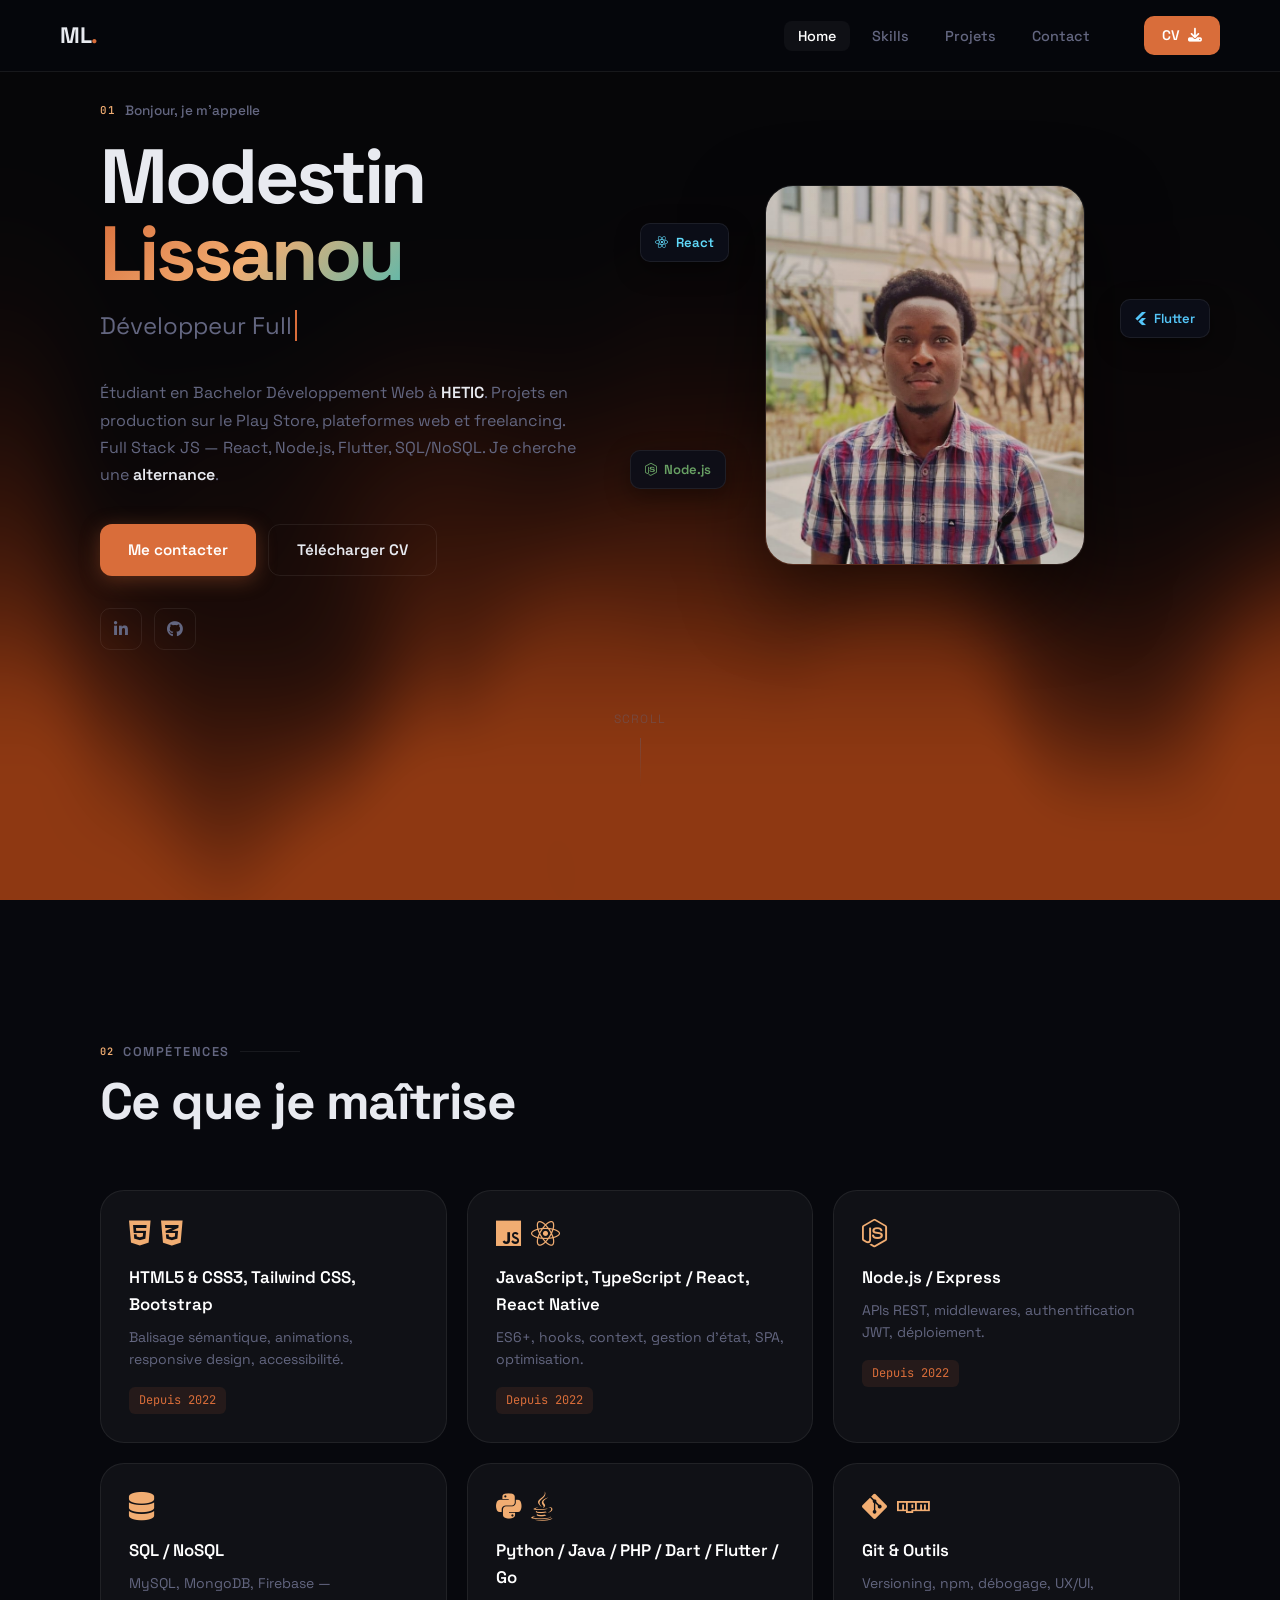
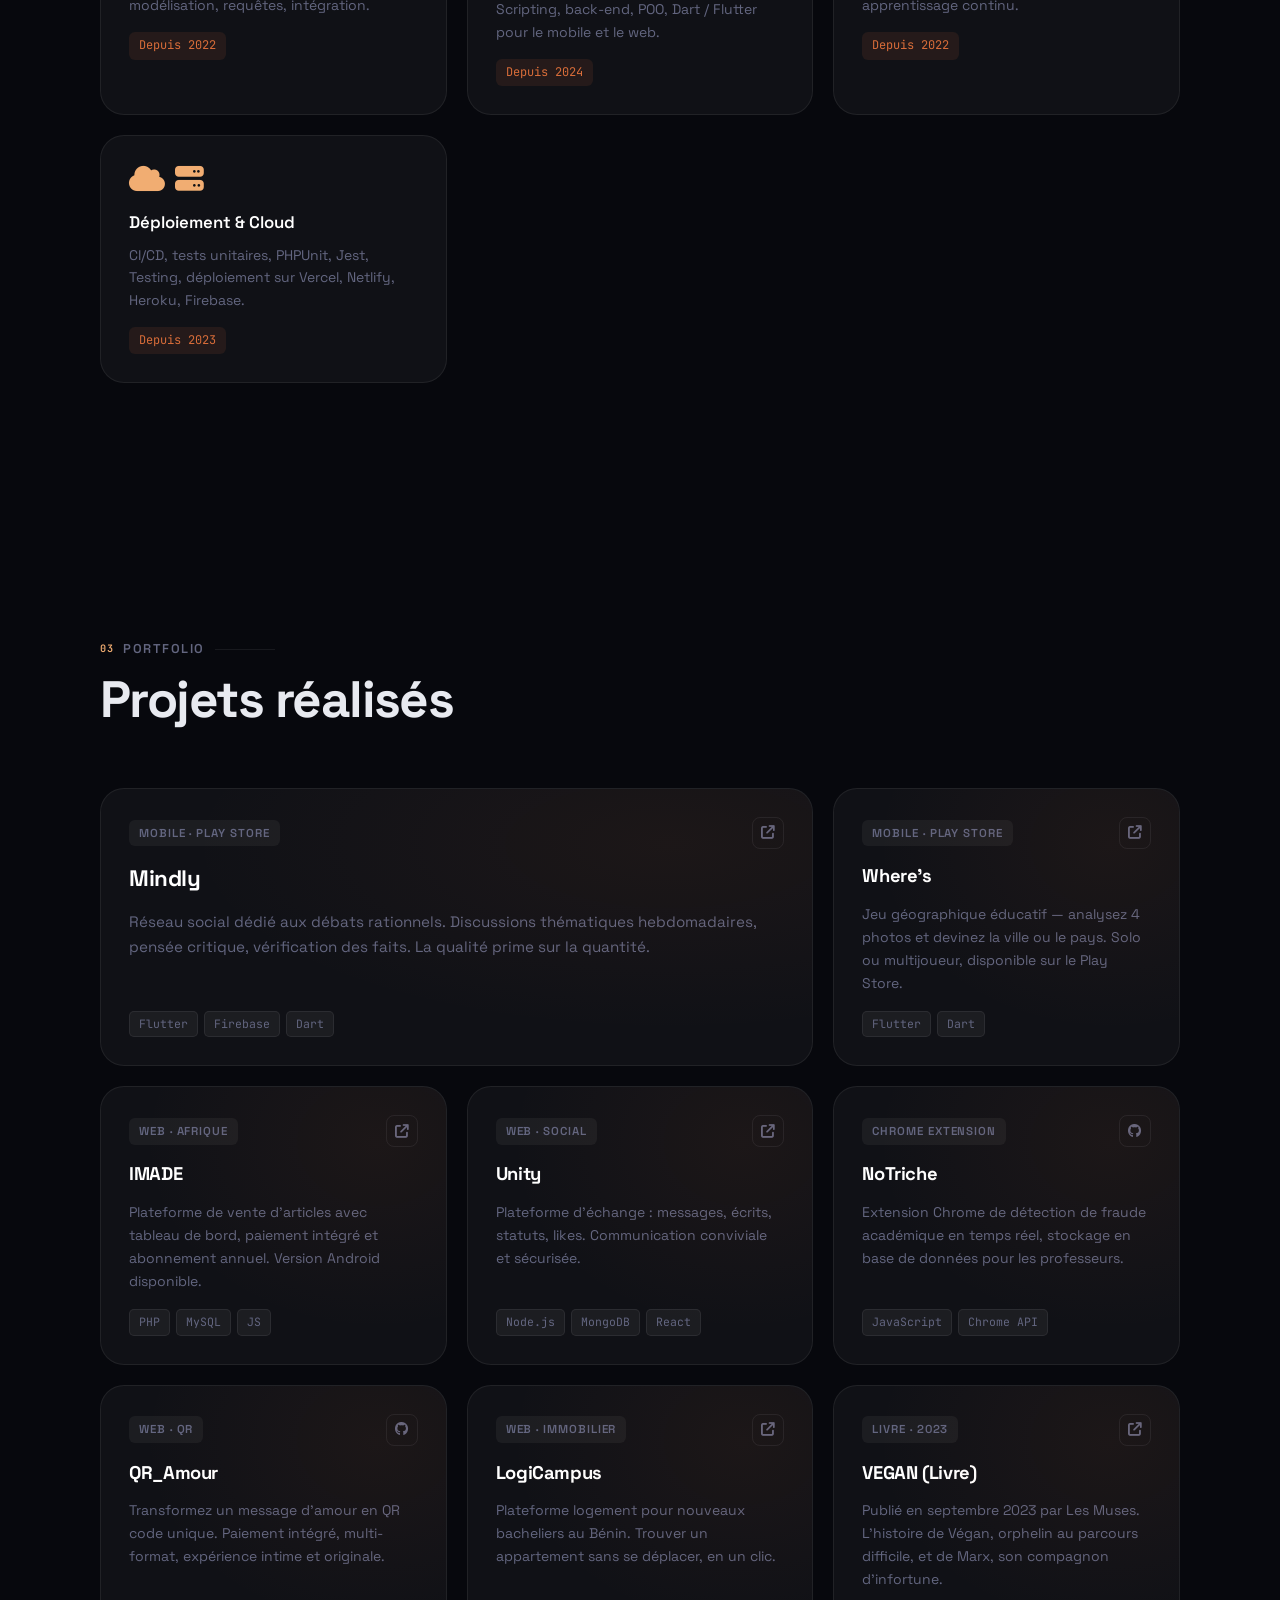
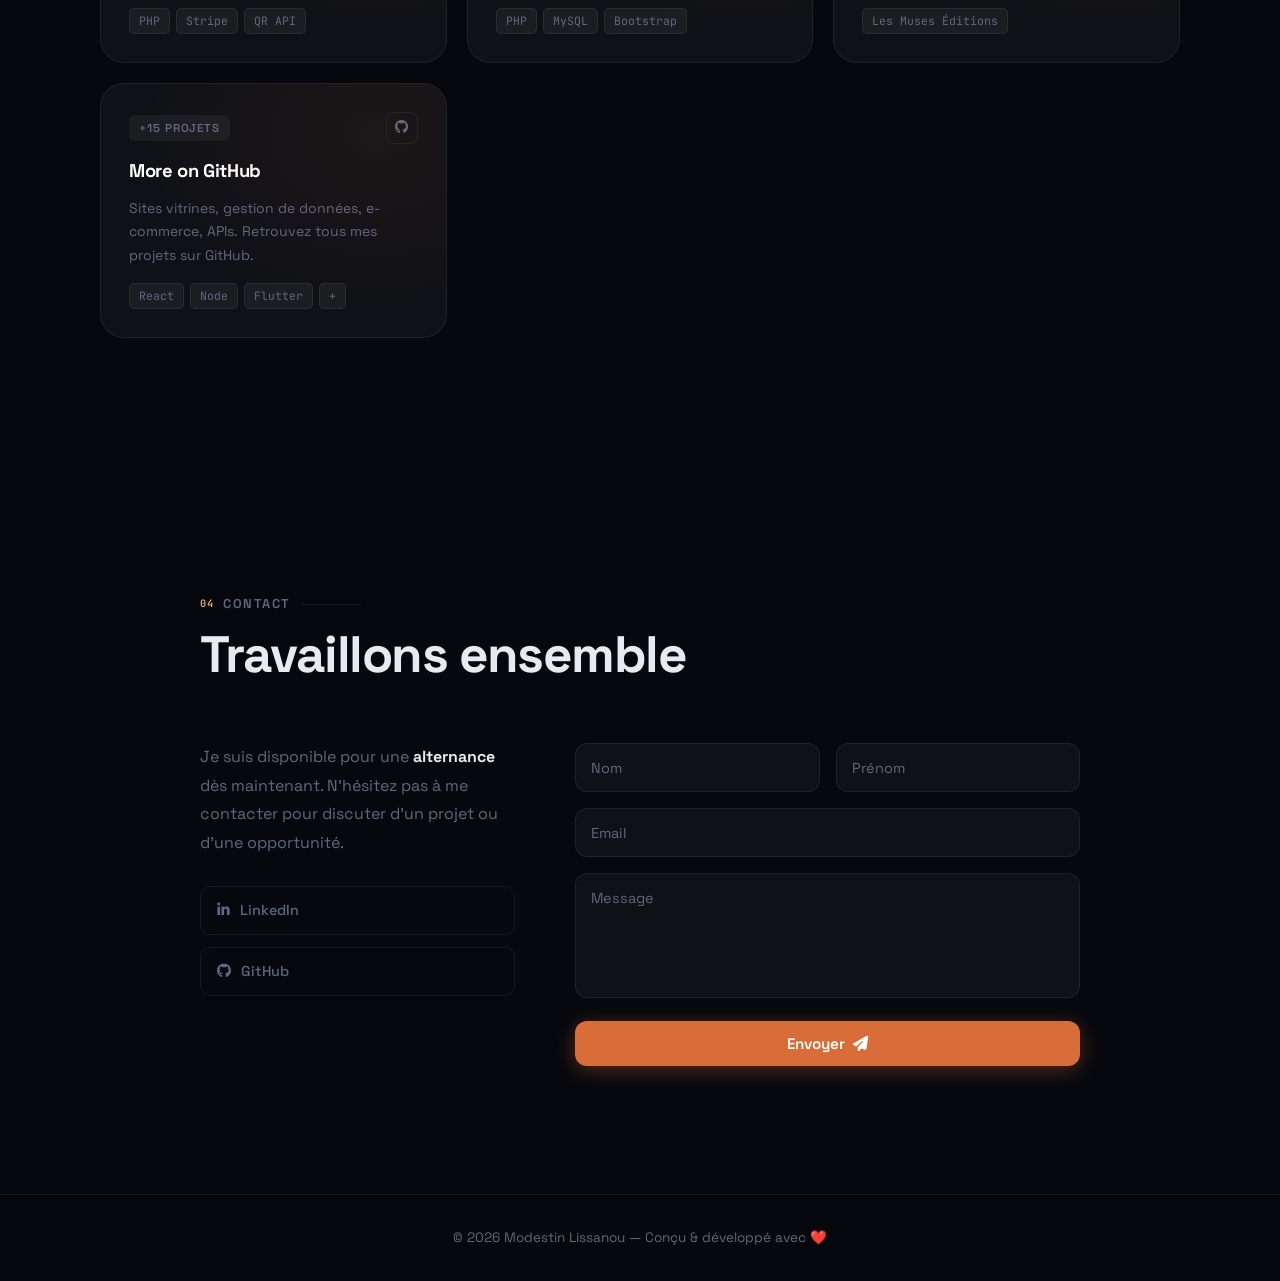
<file: index.html>
<!DOCTYPE html>
<html lang="fr">
<head>
  <meta charset="UTF-8">
  <meta name="viewport" content="width=device-width, initial-scale=1.0">
  <title>Modestin Lissanou | Développeur Full Stack</title>
  <meta name="description" content="Portfolio de Modestin Lissanou, développeur Full Stack spécialisé en React, Node.js et Flutter. Disponible pour une alternance et des projets web ou mobile.">
  <meta name="robots" content="index, follow">
  <meta name="author" content="Modestin Lissanou">
  <meta name="theme-color" content="#d96d3a">
  <link rel="canonical" href="https://lm-hg.github.io/CV/">
  <meta property="og:type" content="website">
  <meta property="og:locale" content="fr_FR">
  <meta property="og:site_name" content="Modestin Lissanou - Portfolio">
  <meta property="og:title" content="Modestin Lissanou | Développeur Full Stack">
  <meta property="og:description" content="Développeur Full Stack spécialisé en React, Node.js et Flutter. Découvrez mes projets web et mobile.">
  <meta property="og:url" content="https://lm-hg.github.io/CV/">
  <meta property="og:image" content="https://lm-hg.github.io/CV/asset/modestin.jpg">
  <meta property="og:image:alt" content="Portrait de Modestin Lissanou, développeur Full Stack">
  <meta name="twitter:card" content="summary_large_image">
  <meta name="twitter:title" content="Modestin Lissanou | Développeur Full Stack">
  <meta name="twitter:description" content="Portfolio, projets web et mobile, React, Node.js et Flutter.">
  <meta name="twitter:image" content="https://lm-hg.github.io/CV/asset/modestin.jpg">
  <meta name="google-site-verification" content="Og9t-ZzDScE74IxFth7Pulmc4unGi984qIrZYZLNSQQ" />
  <script type="application/ld+json">
    {
      "@context": "https://schema.org",
      "@type": "Person",
      "name": "Modestin Lissanou",
      "url": "https://lm-hg.github.io/CV/",
      "image": "https://lm-hg.github.io/CV/asset/modestin.jpg",
      "jobTitle": "Développeur Full Stack",
      "description": "Développeur Full Stack spécialisé en React, Node.js et Flutter, disponible pour une alternance.",
      "sameAs": [
        "https://linkedin.com/in/modestin",
        "https://github.com/Lm-hg"
      ],
      "knowsAbout": [
        "JavaScript",
        "TypeScript",
        "React",
        "Node.js",
        "Flutter",
        "Développement web",
        "Développement mobile"
      ]
    }
  </script>
  <link rel="preconnect" href="https://fonts.googleapis.com">
  <link rel="preconnect" href="https://fonts.gstatic.com" crossorigin>
  <link href="https://fonts.googleapis.com/css2?family=Space+Grotesk:wght@300;400;500;600;700&family=JetBrains+Mono:wght@400;600&display=swap" rel="stylesheet">
  <link rel="stylesheet" href="https://cdnjs.cloudflare.com/ajax/libs/font-awesome/6.5.0/css/all.min.css">
  <link rel="stylesheet" href="styles.css">
</head>
<body>

  <!-- WebGL Shader Canvas -->
  <canvas id="shader-bg"></canvas>

  <!-- Cursor -->
  <div id="cursor"></div>
  <div id="cursor-trail"></div>

  <!-- Navigation -->
  <nav id="navbar">
    <div class="nav-inner">
      <a href="#home" class="nav-logo">ML<span class="dot">.</span></a>
      <ul class="nav-links">
        <li><a href="#home" data-nav>Home</a></li>
        <li><a href="#skills" data-nav>Skills</a></li>
        <li><a href="#projects" data-nav>Projets</a></li>
        <li><a href="#contact" data-nav>Contact</a></li>
      </ul>
      <a href="./asset/CV_Alternance_Modestin_HOUNGA.pdf" download class="nav-cta">
        <span>CV</span><i class="fas fa-download"></i>
      </a>
      <button class="burger" id="burger" aria-label="Menu">
        <span></span><span></span><span></span>
      </button>
    </div>
  </nav>

  <!-- Mobile Sidebar -->
  <div class="mobile-sidebar" id="mobile-sidebar">
    <button class="sidebar-close" id="sidebar-close" aria-label="Fermer">✕</button>
    <ul>
      <li><a href="#home">Home</a></li>
      <li><a href="#skills">Skills</a></li>
      <li><a href="#projects">Projets</a></li>
      <li><a href="#contact">Contact</a></li>
    </ul>
    <div class="sidebar-quote">
      <span>"Never Give Up"</span>
    </div>
  </div>
  <div class="sidebar-overlay" id="sidebar-overlay"></div>

  <!-- HERO -->
  <section id="home">
    <div class="hero-grid">
      <div class="hero-text" data-reveal>
        <p class="hero-eyebrow"><span class="mono">01</span> Bonjour, je m'appelle</p>
        <h1 class="hero-name">Modestin<br><span class="gradient-text">Lissanou</span></h1>
        <h2 class="hero-role">Développeur <span class="type-cursor" id="typed-role"></span></h2>
        <p class="hero-bio">Étudiant en Bachelor Développement Web à <strong>HETIC</strong>. Projets en production sur le Play Store, plateformes web et freelancing. Full Stack JS — React, Node.js, Flutter, SQL/NoSQL. Je cherche une <strong>alternance</strong>.</p>
        <div class="hero-actions">
          <a href="#contact" class="btn btn-primary">Me contacter</a>
          <a href="./asset/CV_Alternance_Modestin_HOUNGA.pdf" download class="btn btn-outline">Télécharger CV</a>
        </div>
        <div class="hero-socials">
          <a href="https://linkedin.com/in/modestin" target="_blank" aria-label="LinkedIn"><i class="fab fa-linkedin-in"></i></a>
          <a href="https://github.com/Lm-hg" target="_blank" aria-label="GitHub"><i class="fab fa-github"></i></a>
        </div>
      </div>
      <div class="hero-visual" data-reveal-delay>
        <div class="photo-frame">
          <img src="./asset/modestin.jpg" alt="Modestin Lissanou" loading="eager">
          <div class="photo-glow"></div>
        </div>
        <div class="floating-badge badge-1"><i class="fab fa-react"></i> React</div>
        <div class="floating-badge badge-2"><i class="fab fa-node-js"></i> Node.js</div>
        <div class="floating-badge badge-3"><i class="fab fa-flutter"></i> Flutter</div>
      </div>
    </div>
    <div class="scroll-hint">
      <span>ScroLL</span>
      <div class="scroll-line"></div>
    </div>
  </section>

  <!-- SKILLS -->
  <section id="skills">
    <div class="section-header" data-reveal>
      <p class="section-eyebrow"><span class="mono">02</span> Compétences</p>
      <h2 class="section-title">Ce que je maîtrise</h2>
    </div>

    <div class="skills-grid">
      <div class="skill-card" data-reveal data-delay="0">
        <div class="skill-icon"><i class="fab fa-html5"></i><i class="fab fa-css3-alt"></i></div>
        <h3>HTML5 & CSS3, Tailwind CSS, Bootstrap</h3>
        <p>Balisage sémantique, animations, responsive design, accessibilité.</p>
        <span class="skill-since">Depuis 2022</span>
      </div>
      <div class="skill-card" data-reveal data-delay="1">
        <div class="skill-icon"><i class="fab fa-js"></i><i class="fab fa-react"></i></div>
        <h3>JavaScript, TypeScript / React, React Native</h3>
        <p>ES6+, hooks, context, gestion d'état, SPA, optimisation.</p>
        <span class="skill-since">Depuis 2022</span>
      </div>
      <div class="skill-card" data-reveal data-delay="2">
        <div class="skill-icon"><i class="fab fa-node-js"></i></div>
        <h3>Node.js / Express</h3>
        <p>APIs REST, middlewares, authentification JWT, déploiement.</p>
        <span class="skill-since">Depuis 2022</span>
      </div>
      <div class="skill-card" data-reveal data-delay="3">
        <div class="skill-icon"><i class="fas fa-database"></i></div>
        <h3>SQL / NoSQL</h3>
        <p>MySQL, MongoDB, Firebase — modélisation, requêtes, intégration.</p>
        <span class="skill-since">Depuis 2022</span>
      </div>
      <div class="skill-card" data-reveal data-delay="4">
        <div class="skill-icon"><i class="fab fa-python"></i><i class="fab fa-java"></i></div>
        <h3>Python / Java / PHP / Dart / Flutter / Go</h3>
        <p>Scripting, back-end, POO, Dart / Flutter pour le mobile et le web.</p>
        <span class="skill-since">Depuis 2024</span>
      </div>
      <div class="skill-card" data-reveal data-delay="5">
        <div class="skill-icon"><i class="fab fa-git-alt"></i><i class="fab fa-npm"></i></div>
        <h3>Git & Outils</h3>
        <p>Versioning, npm, débogage, UX/UI, apprentissage continu.</p>
        <span class="skill-since">Depuis 2022</span>
      </div>
      <!-- ci/cd, tests unitaires, déploiement sur Vercel, Netlify, Heroku, Firebase.</p> -->
        <div class="skill-card" data-reveal data-delay="6">
        <div class="skill-icon"><i class="fas fa-cloud"></i><i class="fas fa-server"></i></div>
        <h3>Déploiement & Cloud</h3>
        <p>CI/CD, tests unitaires, PHPUnit, Jest, Testing, déploiement sur Vercel, Netlify, Heroku, Firebase.</p>
        <span class="skill-since">Depuis 2023</span>
      </div>
    </div>
  </section>

  <!-- PROJECTS -->
  <section id="projects">
    <div class="section-header" data-reveal>
      <p class="section-eyebrow"><span class="mono">03</span> Portfolio</p>
      <h2 class="section-title">Projets réalisés</h2>
    </div>

    <div class="projects-grid">

      <article class="project-card featured" data-reveal>
        <div class="project-accent" style="--accent:#6366f1"></div>
        <div class="project-meta">
          <span class="project-tag">Mobile · Play Store</span>
          <div class="project-links">
            <a href="https://play.google.com/store/apps/details?id=com.lmhg.mindly" target="_blank" aria-label="Voir"><i class="fas fa-arrow-up-right-from-square"></i></a>
          </div>
        </div>
        <h3>Mindly</h3>
        <p>Réseau social dédié aux débats rationnels. Discussions thématiques hebdomadaires, pensée critique, vérification des faits. La qualité prime sur la quantité.</p>
        <div class="project-stack"><span>Flutter</span><span>Firebase</span><span>Dart</span></div>
      </article>

      <article class="project-card" data-reveal data-delay="1">
        <div class="project-accent" style="--accent:#10b981"></div>
        <div class="project-meta">
          <span class="project-tag">Mobile · Play Store</span>
          <div class="project-links">
            <a href="https://play.google.com/store/apps/details?id=com.lmhg.WhereS" target="_blank" aria-label="Voir"><i class="fas fa-arrow-up-right-from-square"></i></a>
          </div>
        </div>
        <h3>Where's</h3>
        <p>Jeu géographique éducatif — analysez 4 photos et devinez la ville ou le pays. Solo ou multijoueur, disponible sur le Play Store.</p>
        <div class="project-stack"><span>Flutter</span><span>Dart</span></div>
      </article>

      <article class="project-card" data-reveal data-delay="2">
        <div class="project-accent" style="--accent:#f59e0b"></div>
        <div class="project-meta">
          <span class="project-tag">Web · Afrique</span>
          <div class="project-links">
            <a href="https://imade.kesug.com" target="_blank" aria-label="Voir"><i class="fas fa-arrow-up-right-from-square"></i></a>
          </div>
        </div>
        <h3>IMADE</h3>
        <p>Plateforme de vente d'articles avec tableau de bord, paiement intégré et abonnement annuel. Version Android disponible.</p>
        <div class="project-stack"><span>PHP</span><span>MySQL</span><span>JS</span></div>
      </article>

      <article class="project-card" data-reveal data-delay="0">
        <div class="project-accent" style="--accent:#ec4899"></div>
        <div class="project-meta">
          <span class="project-tag">Web · Social</span>
          <div class="project-links">
            <a href="https://poeme.kesug.com" target="_blank" aria-label="Voir"><i class="fas fa-arrow-up-right-from-square"></i></a>
          </div>
        </div>
        <h3>Unity</h3>
        <p>Plateforme d'échange : messages, écrits, statuts, likes. Communication conviviale et sécurisée.</p>
        <div class="project-stack"><span>Node.js</span><span>MongoDB</span><span>React</span></div>
      </article>

      <article class="project-card" data-reveal data-delay="1">
        <div class="project-accent" style="--accent:#3b82f6"></div>
        <div class="project-meta">
          <span class="project-tag">Chrome Extension</span>
          <div class="project-links">
            <a href="https://github.com/Lm-hg/NoTriche" target="_blank" aria-label="Voir"><i class="fab fa-github"></i></a>
          </div>
        </div>
        <h3>NoTriche</h3>
        <p>Extension Chrome de détection de fraude académique en temps réel, stockage en base de données pour les professeurs.</p>
        <div class="project-stack"><span>JavaScript</span><span>Chrome API</span></div>
      </article>

      <article class="project-card" data-reveal data-delay="2">
        <div class="project-accent" style="--accent:#ef4444"></div>
        <div class="project-meta">
          <span class="project-tag">Web · QR</span>
          <div class="project-links">
            <a href="https://github.com/Lm-hg/QRAmour" target="_blank" aria-label="Voir"><i class="fab fa-github"></i></a>
          </div>
        </div>
        <h3>QR_Amour</h3>
        <p>Transformez un message d'amour en QR code unique. Paiement intégré, multi-format, expérience intime et originale.</p>
        <div class="project-stack"><span>PHP</span><span>Stripe</span><span>QR API</span></div>
      </article>

      <article class="project-card" data-reveal data-delay="0">
        <div class="project-accent" style="--accent:#36a79a"></div>
        <div class="project-meta">
          <span class="project-tag">Web · Immobilier</span>
          <div class="project-links">
            <a href="https://LogicCampus.kesug.com" target="_blank" aria-label="Voir"><i class="fas fa-arrow-up-right-from-square"></i></a>
          </div>
        </div>
        <h3>LogiCampus</h3>
        <p>Plateforme logement pour nouveaux bacheliers au Bénin. Trouver un appartement sans se déplacer, en un clic.</p>
        <div class="project-stack"><span>PHP</span><span>MySQL</span><span>Bootstrap</span></div>
      </article>

      <article class="project-card" data-reveal data-delay="1">
        <div class="project-accent" style="--accent:#06b6d4"></div>
        <div class="project-meta">
          <span class="project-tag">Livre · 2023</span>
          <div class="project-links">
            <a href="https://www.laboutiqueafricavivre.com/film-reference/248755-vegan-9786204967837.html" target="_blank" aria-label="Voir"><i class="fas fa-arrow-up-right-from-square"></i></a>
          </div>
        </div>
        <h3>VEGAN (Livre)</h3>
        <p>Publié en septembre 2023 par Les Muses. L'histoire de Végan, orphelin au parcours difficile, et de Marx, son compagnon d'infortune.</p>
        <div class="project-stack"><span>Les Muses Éditions</span></div>
      </article>

      <article class="project-card github-card" data-reveal data-delay="2">
        <div class="project-accent" style="--accent:#f97316"></div>
        <div class="project-meta">
          <span class="project-tag">+15 projets</span>
          <div class="project-links">
            <a href="https://github.com/Lm-hg" target="_blank" aria-label="GitHub"><i class="fab fa-github"></i></a>
          </div>
        </div>
        <h3>More on GitHub</h3>
        <p>Sites vitrines, gestion de données, e-commerce, APIs. Retrouvez tous mes projets sur GitHub.</p>
        <div class="project-stack"><span>React</span><span>Node</span><span>Flutter</span><span>+</span></div>
      </article>

    </div>
  </section>

  <!-- CONTACT -->
  <section id="contact">
    <div class="section-header" data-reveal>
      <p class="section-eyebrow"><span class="mono">04</span> Contact</p>
      <h2 class="section-title">Travaillons ensemble</h2>
    </div>

    <div class="contact-layout" data-reveal>
      <div class="contact-info">
        <p>Je suis disponible pour une <strong>alternance</strong> dès maintenant. N'hésitez pas à me contacter pour discuter d'un projet ou d'une opportunité.</p>
        <div class="contact-links">
          <a href="https://linkedin.com/in/modestin" target="_blank"><i class="fab fa-linkedin-in"></i> LinkedIn</a>
          <a href="https://github.com/Lm-hg" target="_blank"><i class="fab fa-github"></i> GitHub</a>
        </div>
      </div>
      <form class="contact-form" action="https://api.web3forms.com/submit" method="post">
        <input type="hidden" name="access_key" value="ea160619-3a11-4eb3-85cb-51d5c3a3e3b4">
        <div class="form-row">
          <div class="form-group">
            <input type="text" name="name" id="fname" placeholder=" " required>
            <label for="fname">Nom</label>
          </div>
          <div class="form-group">
            <input type="text" name="prenom" id="fprenom" placeholder=" " required>
            <label for="fprenom">Prénom</label>
          </div>
        </div>
        <div class="form-group">
          <input type="email" name="email" id="femail" placeholder=" " required>
          <label for="femail">Email</label>
        </div>
        <div class="form-group">
          <textarea name="message" id="fmessage" placeholder=" " rows="5" required></textarea>
          <label for="fmessage">Message</label>
        </div>
        <button type="submit" class="btn btn-primary btn-full">
          <span>Envoyer</span><i class="fas fa-paper-plane"></i>
        </button>
      </form>
    </div>
  </section>

  <!-- FOOTER -->
  <footer>
    <p>© 2026 Modestin Lissanou — Conçu & développé avec ❤️</p>
  </footer>

  <script src="script.js"></script>
</body>
</html>
</file>
<file: styles.css>
@import url('https://fonts.googleapis.com/css2?family=Space+Grotesk:wght@300;400;500;600;700&family=JetBrains+Mono:wght@400;600&display=swap');

/* ---- TOKENS ---- */
:root {
  --bg:        #07080d;
  --bg2:       #0d0f1a;
  --bg3:       #111426;
  --surface:   rgba(255,255,255,0.04);
  --border:    rgba(255,255,255,0.07);
  --primary:   #d96d3a;
  --primary2:  #f1ad72;
  --accent:    #36a79a;
  --text:      #e8eaf0;
  --muted:     #636680;
  --white:     #ffffff;
  --font-head: 'Space Grotesk', sans-serif;
  --font-mono: 'JetBrains Mono', monospace;
  --radius:    16px;
  --radius-lg: 24px;
  --transition: 0.35s cubic-bezier(0.4, 0, 0.2, 1);
  --glow: 0 0 40px rgba(217,109,58,0.22);
}

/* ---- RESET ---- */
*, *::before, *::after { box-sizing: border-box; margin: 0; padding: 0; }
html { scroll-behavior: smooth; scroll-padding-top: 80px; }
body {
  background: var(--bg);
  color: var(--text);
  font-family: var(--font-head);
  font-size: 16px;
  line-height: 1.6;
  overflow-x: hidden;
}
a { color: inherit; text-decoration: none; }
img { max-width: 100%; display: block; }
ul { list-style: none; }
button { cursor: pointer; font-family: inherit; }

/* ---- SHADER CANVAS ---- */
#shader-bg {
  position: fixed;
  inset: 0;
  z-index: 0;
  width: 100%;
  height: 100%;
  pointer-events: none;
  opacity: 0.55;
}

/* ---- CUSTOM CURSOR (desktop only) ---- */
#cursor, #cursor-trail {
  display: none;
}
@media (pointer: fine) {
  #cursor {
    display: block;
    position: fixed;
    width: 12px; height: 12px;
    background: var(--primary);
    border-radius: 50%;
    pointer-events: none;
    z-index: 9999;
    transform: translate(-50%, -50%);
    transition: width 0.2s, height 0.2s, background 0.2s;
    mix-blend-mode: difference;
  }
  #cursor-trail {
    display: block;
    position: fixed;
    width: 36px; height: 36px;
    border: 1.5px solid rgba(217,109,58,0.5);
    border-radius: 50%;
    pointer-events: none;
    z-index: 9998;
    transform: translate(-50%, -50%);
    transition: all 0.12s ease;
  }
  body:has(a:hover) #cursor,
  body:has(button:hover) #cursor { width: 20px; height: 20px; }
}

/* ---- UTILITY ---- */
.mono { font-family: var(--font-mono); font-size: 0.8em; color: var(--primary2); letter-spacing: 0.05em; }
.gradient-text {
  background: linear-gradient(135deg, var(--primary), var(--primary2), #55b9ae);
  -webkit-background-clip: text;
  background-clip: text;
  -webkit-text-fill-color: transparent;
}
.dot { color: var(--primary); }

/* ---- NAVBAR ---- */
#navbar {
  position: fixed;
  top: 0; left: 0; right: 0;
  z-index: 1000;
  padding: 0 clamp(20px, 5vw, 60px);
  height: 72px;
  display: flex;
  align-items: center;
  background: rgba(7,8,13,0.7);
  backdrop-filter: blur(20px) saturate(1.4);
  -webkit-backdrop-filter: blur(20px) saturate(1.4);
  border-bottom: 1px solid var(--border);
  transition: background var(--transition);
}
#navbar.scrolled { background: rgba(7,8,13,0.95); }
.nav-inner {
  width: 100%;
  max-width: 1200px;
  margin: 0 auto;
  display: flex;
  align-items: center;
  gap: 40px;
}
.nav-logo {
  font-size: 1.4rem;
  font-weight: 700;
  letter-spacing: -0.02em;
  white-space: nowrap;
}
.nav-links {
  display: flex;
  gap: 8px;
  margin-left: auto;
}
.nav-links a {
  padding: 6px 14px;
  border-radius: 8px;
  font-size: 0.9rem;
  font-weight: 500;
  color: var(--muted);
  transition: color var(--transition), background var(--transition);
}
.nav-links a:hover,
.nav-links a.active {
  color: var(--white);
  background: var(--surface);
}
.nav-cta {
  display: flex;
  align-items: center;
  gap: 8px;
  padding: 8px 18px;
  border-radius: 10px;
  background: var(--primary);
  color: var(--white) !important;
  font-size: 0.87rem;
  font-weight: 600;
  transition: transform var(--transition), box-shadow var(--transition), opacity var(--transition);
  white-space: nowrap;
}
.nav-cta:hover { transform: translateY(-1px); box-shadow: var(--glow); opacity: 0.9; }
.burger {
  display: none;
  flex-direction: column;
  gap: 5px;
  background: none;
  border: none;
  padding: 6px;
  margin-left: 12px;
}
.burger span {
  display: block;
  width: 24px; height: 2px;
  background: var(--text);
  border-radius: 2px;
  transition: all 0.3s;
}
.burger.open span:nth-child(1) { transform: translateY(7px) rotate(45deg); }
.burger.open span:nth-child(2) { opacity: 0; }
.burger.open span:nth-child(3) { transform: translateY(-7px) rotate(-45deg); }

/* ---- MOBILE SIDEBAR ---- */
.mobile-sidebar {
  position: fixed;
  top: 0; right: 0;
  width: min(320px, 85vw);
  height: 100dvh;
  background: var(--bg2);
  border-left: 1px solid var(--border);
  z-index: 1100;
  display: flex;
  flex-direction: column;
  padding: 80px 32px 40px;
  gap: 12px;
  transform: translateX(110%);
  transition: transform 0.4s cubic-bezier(0.4, 0, 0.2, 1);
}
.mobile-sidebar.open { transform: translateX(0); }
.mobile-sidebar li a {
  display: block;
  font-size: 1.4rem;
  font-weight: 600;
  padding: 10px 0;
  color: var(--muted);
  border-bottom: 1px solid var(--border);
  transition: color var(--transition);
}
.mobile-sidebar li a:hover { color: var(--white); }
.sidebar-close {
  position: absolute;
  top: 22px; right: 24px;
  background: none;
  border: 1px solid var(--border);
  color: var(--text);
  width: 36px; height: 36px;
  border-radius: 8px;
  font-size: 1rem;
}
.sidebar-quote {
  margin-top: auto;
  font-family: var(--font-mono);
  font-size: 0.8rem;
  color: var(--muted);
  border-top: 1px solid var(--border);
  padding-top: 20px;
}
.sidebar-overlay {
  display: none;
  position: fixed;
  inset: 0;
  background: rgba(0,0,0,0.6);
  z-index: 1050;
  backdrop-filter: blur(4px);
}
.sidebar-overlay.visible { display: block; }

/* ---- SECTIONS COMMON ---- */
section {
  position: relative;
  z-index: 1;
  padding: clamp(80px, 10vw, 140px) clamp(20px, 5vw, 60px);
  max-width: 1200px;
  margin: 0 auto;
}

.section-header { margin-bottom: 60px; }
.section-eyebrow {
  font-size: 0.8rem;
  font-weight: 600;
  text-transform: uppercase;
  letter-spacing: 0.12em;
  color: var(--muted);
  margin-bottom: 12px;
  display: flex;
  align-items: center;
  gap: 10px;
}
.section-eyebrow::after {
  content: '';
  display: block;
  flex: 1;
  max-width: 60px;
  height: 1px;
  background: var(--border);
}
.section-title {
  font-size: clamp(2rem, 4vw, 3.2rem);
  font-weight: 700;
  letter-spacing: -0.03em;
  line-height: 1.1;
}

/* ---- HERO ---- */
#home {
  min-height: 100dvh;
  display: flex;
  flex-direction: column;
  justify-content: center;
  padding-top: 100px;
  max-width: 1200px;
}
.hero-grid {
  display: grid;
  grid-template-columns: 1fr 1fr;
  gap: 60px;
  align-items: center;
}
.hero-eyebrow {
  font-size: 0.85rem;
  font-weight: 500;
  color: var(--muted);
  margin-bottom: 16px;
  display: flex;
  align-items: center;
  gap: 10px;
}
.hero-name {
  font-size: clamp(3rem, 6vw, 5.5rem);
  font-weight: 700;
  letter-spacing: -0.04em;
  line-height: 1;
  margin-bottom: 16px;
}
.hero-role {
  font-size: clamp(1.1rem, 2vw, 1.5rem);
  font-weight: 400;
  color: var(--muted);
  margin-bottom: 24px;
  min-height: 2em;
}
.type-cursor {
  border-right: 2px solid var(--primary);
  padding-right: 3px;
  animation: blink 1s step-end infinite;
}
@keyframes blink { 50% { border-color: transparent; } }
.hero-bio {
  font-size: 1rem;
  color: var(--muted);
  line-height: 1.7;
  margin-bottom: 36px;
  max-width: 480px;
}
.hero-bio strong { color: var(--text); font-weight: 600; }
.hero-actions {
  display: flex;
  gap: 12px;
  flex-wrap: wrap;
  margin-bottom: 32px;
}
.btn {
  display: inline-flex;
  align-items: center;
  gap: 8px;
  padding: 13px 28px;
  border-radius: 12px;
  font-size: 0.95rem;
  font-weight: 600;
  transition: all var(--transition);
  border: none;
  position: relative;
  overflow: hidden;
}
.btn::before {
  content: '';
  position: absolute;
  inset: 0;
  background: rgba(255,255,255,0.08);
  opacity: 0;
  transition: opacity var(--transition);
}
.btn:hover::before { opacity: 1; }
.btn-primary {
  background: var(--primary);
  color: var(--white);
  box-shadow: 0 4px 20px rgba(217,109,58,0.35);
}
.btn-primary:hover { transform: translateY(-2px); box-shadow: 0 8px 30px rgba(217,109,58,0.5); }
.btn-outline {
  background: transparent;
  color: var(--text);
  border: 1.5px solid var(--border);
}
.btn-outline:hover { border-color: var(--primary2); color: var(--primary2); transform: translateY(-2px); }
.btn-full { width: 100%; justify-content: center; }
.hero-socials {
  display: flex;
  gap: 12px;
}
.hero-socials a {
  width: 42px; height: 42px;
  border-radius: 10px;
  border: 1.5px solid var(--border);
  display: grid;
  place-items: center;
  font-size: 1rem;
  color: var(--muted);
  transition: all var(--transition);
}
.hero-socials a:hover {
  border-color: var(--primary2);
  color: var(--primary2);
  transform: translateY(-2px);
}

/* PHOTO FRAME */
.hero-visual {
  position: relative;
  display: flex;
  justify-content: center;
  align-items: center;
}
.photo-frame {
  position: relative;
  width: 320px;
  height: 380px;
  border-radius: 28px;
  overflow: hidden;
  border: 1px solid var(--border);
  box-shadow: 0 30px 80px rgba(0,0,0,0.6);
}
.photo-frame img {
  width: 100%;
  height: 100%;
  object-fit: cover;
  object-position: center top;
  transition: transform 0.6s ease;
}
.photo-frame:hover img { transform: scale(1.04); }
.photo-glow {
  position: absolute;
  inset: 0;
  background: radial-gradient(ellipse at 60% 30%, rgba(217,109,58,0.14), transparent 70%);
  pointer-events: none;
}

/* FLOATING BADGES */
.floating-badge {
  position: absolute;
  background: rgba(13,15,26,0.9);
  backdrop-filter: blur(12px);
  border: 1px solid var(--border);
  border-radius: 10px;
  padding: 8px 14px;
  font-size: 0.82rem;
  font-weight: 600;
  color: var(--text);
  display: flex;
  align-items: center;
  gap: 8px;
  white-space: nowrap;
  box-shadow: 0 8px 24px rgba(0,0,0,0.4);
  animation: float 4s ease-in-out infinite;
}
.badge-1 { top: 10%;  left: -30px;  animation-delay: 0s;   color: #61dafb; }
.badge-2 { bottom: 20%; left: -40px; animation-delay: 1.5s; color: #68a063; }
.badge-3 { top: 30%;  right: -30px; animation-delay: 0.8s; color: #54c5f8; }
@keyframes float {
  0%,100% { transform: translateY(0px); }
  50%      { transform: translateY(-10px); }
}

/* SCROLL HINT */
.scroll-hint {
  display: flex;
  flex-direction: column;
  align-items: center;
  gap: 8px;
  margin-top: 60px;
  opacity: 0.4;
  font-size: 0.75rem;
  letter-spacing: 0.1em;
  text-transform: uppercase;
  color: var(--muted);
  animation: fadeInScroll 2s ease forwards 2s;
  opacity: 0;
}
@keyframes fadeInScroll { to { opacity: 0.4; } }
.scroll-line {
  width: 1px; height: 48px;
  background: linear-gradient(to bottom, var(--muted), transparent);
  animation: scrollLine 2s ease-in-out infinite;
}
@keyframes scrollLine {
  0%,100% { transform: scaleY(1); transform-origin: top; }
  50%      { transform: scaleY(0.5); }
}

/* ---- SKILLS GRID ---- */
#skills { background: transparent; }
.skills-grid {
  display: grid;
  grid-template-columns: repeat(3, 1fr);
  gap: 20px;
}
.skill-card {
  background: var(--surface);
  border: 1px solid var(--border);
  border-radius: var(--radius-lg);
  padding: 28px;
  transition: transform var(--transition), border-color var(--transition), box-shadow var(--transition);
  position: relative;
  overflow: hidden;
}
.skill-card::before {
  content: '';
  position: absolute;
  top: 0; left: 0; right: 0;
  height: 2px;
  background: linear-gradient(90deg, var(--primary), #55b9ae);
  opacity: 0;
  transition: opacity var(--transition);
}
.skill-card:hover {
  transform: translateY(-6px);
  border-color: rgba(217,109,58,0.3);
  box-shadow: 0 20px 50px rgba(0,0,0,0.4), var(--glow);
}
.skill-card:hover::before { opacity: 1; }
.skill-icon {
  font-size: 1.8rem;
  margin-bottom: 16px;
  display: flex;
  gap: 10px;
  color: var(--primary2);
}
.skill-card h3 {
  font-size: 1.05rem;
  font-weight: 600;
  color: var(--white);
  margin-bottom: 8px;
}
.skill-card p {
  font-size: 0.875rem;
  color: var(--muted);
  line-height: 1.6;
}
.skill-since {
  display: inline-block;
  margin-top: 16px;
  font-family: var(--font-mono);
  font-size: 0.75rem;
  color: var(--primary);
  background: rgba(217,109,58,0.1);
  padding: 4px 10px;
  border-radius: 6px;
}

/* ---- PROJECTS GRID ---- */
#projects { background: transparent; }
.projects-grid {
  display: grid;
  grid-template-columns: repeat(3, 1fr);
  gap: 20px;
}
.project-card {
  background: var(--surface);
  border: 1px solid var(--border);
  border-radius: var(--radius-lg);
  padding: 28px;
  position: relative;
  overflow: hidden;
  transition: transform var(--transition), border-color var(--transition), box-shadow var(--transition);
  display: flex;
  flex-direction: column;
  gap: 12px;
}
.project-card::after {
  content: '';
  position: absolute;
  inset: 0;
  background: radial-gradient(ellipse at 80% 20%, rgba(var(--accent-rgb, 217,109,58), 0.06), transparent 60%);
  pointer-events: none;
}
.project-accent {
  position: absolute;
  top: 0; left: 0; right: 0;
  height: 3px;
  background: var(--accent, var(--primary));
  opacity: 0;
  transition: opacity var(--transition);
}
.project-card:hover {
  transform: translateY(-5px);
  border-color: rgba(255,255,255,0.12);
  box-shadow: 0 20px 50px rgba(0,0,0,0.4);
}
.project-card:hover .project-accent { opacity: 1; }
.project-meta {
  display: flex;
  justify-content: space-between;
  align-items: center;
}
.project-tag {
  font-size: 0.72rem;
  font-weight: 600;
  text-transform: uppercase;
  letter-spacing: 0.08em;
  color: var(--muted);
  background: rgba(255,255,255,0.05);
  padding: 4px 10px;
  border-radius: 6px;
}
.project-links a {
  width: 32px; height: 32px;
  display: grid;
  place-items: center;
  border: 1px solid var(--border);
  border-radius: 8px;
  font-size: 0.85rem;
  color: var(--muted);
  transition: all var(--transition);
}
.project-links a:hover {
  color: var(--white);
  border-color: rgba(255,255,255,0.2);
  transform: rotate(-5deg);
}
.project-card h3 {
  font-size: 1.15rem;
  font-weight: 700;
  color: var(--white);
  letter-spacing: -0.02em;
}
.project-card p {
  font-size: 0.875rem;
  color: var(--muted);
  line-height: 1.65;
  flex: 1;
}
.project-stack {
  display: flex;
  gap: 6px;
  flex-wrap: wrap;
  margin-top: 4px;
}
.project-stack span {
  font-family: var(--font-mono);
  font-size: 0.72rem;
  background: rgba(255,255,255,0.05);
  border: 1px solid var(--border);
  padding: 3px 9px;
  border-radius: 5px;
  color: var(--muted);
}

/* FEATURED card takes 2 columns */
.project-card.featured {
  grid-column: span 2;
}
.project-card.featured h3 { font-size: 1.4rem; }
.project-card.featured p  { font-size: 0.95rem; }

/* ---- CONTACT ---- */
#contact { max-width: 1000px; }
.contact-layout {
  display: grid;
  grid-template-columns: 1fr 1.6fr;
  gap: 60px;
  align-items: start;
}
.contact-info p {
  font-size: 1rem;
  color: var(--muted);
  line-height: 1.8;
  margin-bottom: 28px;
}
.contact-info strong { color: var(--text); }
.contact-links {
  display: flex;
  flex-direction: column;
  gap: 12px;
}
.contact-links a {
  display: flex;
  align-items: center;
  gap: 10px;
  font-size: 0.9rem;
  font-weight: 500;
  color: var(--muted);
  padding: 12px 16px;
  border-radius: 10px;
  border: 1px solid var(--border);
  transition: all var(--transition);
}
.contact-links a:hover {
  border-color: var(--primary2);
  color: var(--primary2);
  background: rgba(217,109,58,0.06);
}

/* FORM */
.contact-form {
  display: flex;
  flex-direction: column;
  gap: 16px;
}
.form-row {
  display: grid;
  grid-template-columns: 1fr 1fr;
  gap: 16px;
}
.form-group {
  position: relative;
}
.form-group input,
.form-group textarea {
  width: 100%;
  padding: 18px 16px 10px;
  background: var(--surface);
  border: 1px solid var(--border);
  border-radius: 12px;
  color: var(--text);
  font-family: var(--font-head);
  font-size: 0.95rem;
  outline: none;
  transition: border-color var(--transition), box-shadow var(--transition);
  resize: none;
}
.form-group input:focus,
.form-group textarea:focus {
  border-color: var(--primary);
  box-shadow: 0 0 0 3px rgba(217,109,58,0.15);
}
.form-group label {
  position: absolute;
  top: 14px; left: 16px;
  font-size: 0.9rem;
  color: var(--muted);
  pointer-events: none;
  transition: all 0.2s ease;
}
.form-group input:focus ~ label,
.form-group input:not(:placeholder-shown) ~ label,
.form-group textarea:focus ~ label,
.form-group textarea:not(:placeholder-shown) ~ label {
  top: 4px;
  font-size: 0.72rem;
  color: var(--primary2);
  letter-spacing: 0.04em;
}

/* ---- FOOTER ---- */
footer {
  position: relative;
  z-index: 1;
  border-top: 1px solid var(--border);
  padding: 32px clamp(20px, 5vw, 60px);
  text-align: center;
  font-size: 0.85rem;
  color: var(--muted);
}

/* ---- REVEAL ANIMATIONS ---- */
[data-reveal] {
  opacity: 0;
  transform: translateY(30px);
  transition: opacity 0.7s ease, transform 0.7s ease;
}
[data-reveal].visible {
  opacity: 1;
  transform: translateY(0);
}
[data-reveal-delay] {
  opacity: 0;
  transform: translateY(20px);
  transition: opacity 0.8s ease 0.2s, transform 0.8s ease 0.2s;
}
[data-reveal-delay].visible {
  opacity: 1;
  transform: translateY(0);
}
[data-delay="1"] { transition-delay: 0.1s !important; }
[data-delay="2"] { transition-delay: 0.2s !important; }
[data-delay="3"] { transition-delay: 0.3s !important; }
[data-delay="4"] { transition-delay: 0.4s !important; }
[data-delay="5"] { transition-delay: 0.5s !important; }

/* ---- RESPONSIVE ---- */
@media (max-width: 1024px) {
  .hero-grid { grid-template-columns: 1fr; text-align: center; }
  .hero-text { order: 2; }
  .hero-visual { order: 1; }
  .hero-bio { max-width: 100%; }
  .hero-actions { justify-content: center; }
  .hero-socials { justify-content: center; }
  .hero-eyebrow { justify-content: center; }
  .skills-grid { grid-template-columns: repeat(2, 1fr); }
  .projects-grid { grid-template-columns: repeat(2, 1fr); }
  .project-card.featured { grid-column: span 2; }
  .contact-layout { grid-template-columns: 1fr; gap: 40px; }
  .photo-frame { width: 260px; height: 310px; }
  .badge-1 { left: -10px; }
  .badge-2 { left: -20px; }
  .badge-3 { right: -10px; }
}

@media (max-width: 768px) {
  .nav-links, .nav-cta { display: none; }
  .burger { display: flex; margin-left: auto; }
  .skills-grid { grid-template-columns: 1fr 1fr; gap: 14px; }
  .projects-grid { grid-template-columns: 1fr; }
  .project-card.featured { grid-column: span 1; }
  .form-row { grid-template-columns: 1fr; }
  .floating-badge { font-size: 0.72rem; padding: 6px 10px; }
  .badge-1 { left: -5px; }
  .badge-2 { left: -5px; }
  .badge-3 { right: -5px; }
}

@media (max-width: 480px) {
  .skills-grid { grid-template-columns: 1fr; }
  .hero-name { font-size: 2.8rem; }
  .photo-frame { width: 200px; height: 240px; }
}

/* ---- REDUCED MOTION ---- */
@media (prefers-reduced-motion: reduce) {
  *, *::before, *::after { animation: none !important; transition: none !important; }
  #shader-bg { display: none; }
}
</file>
